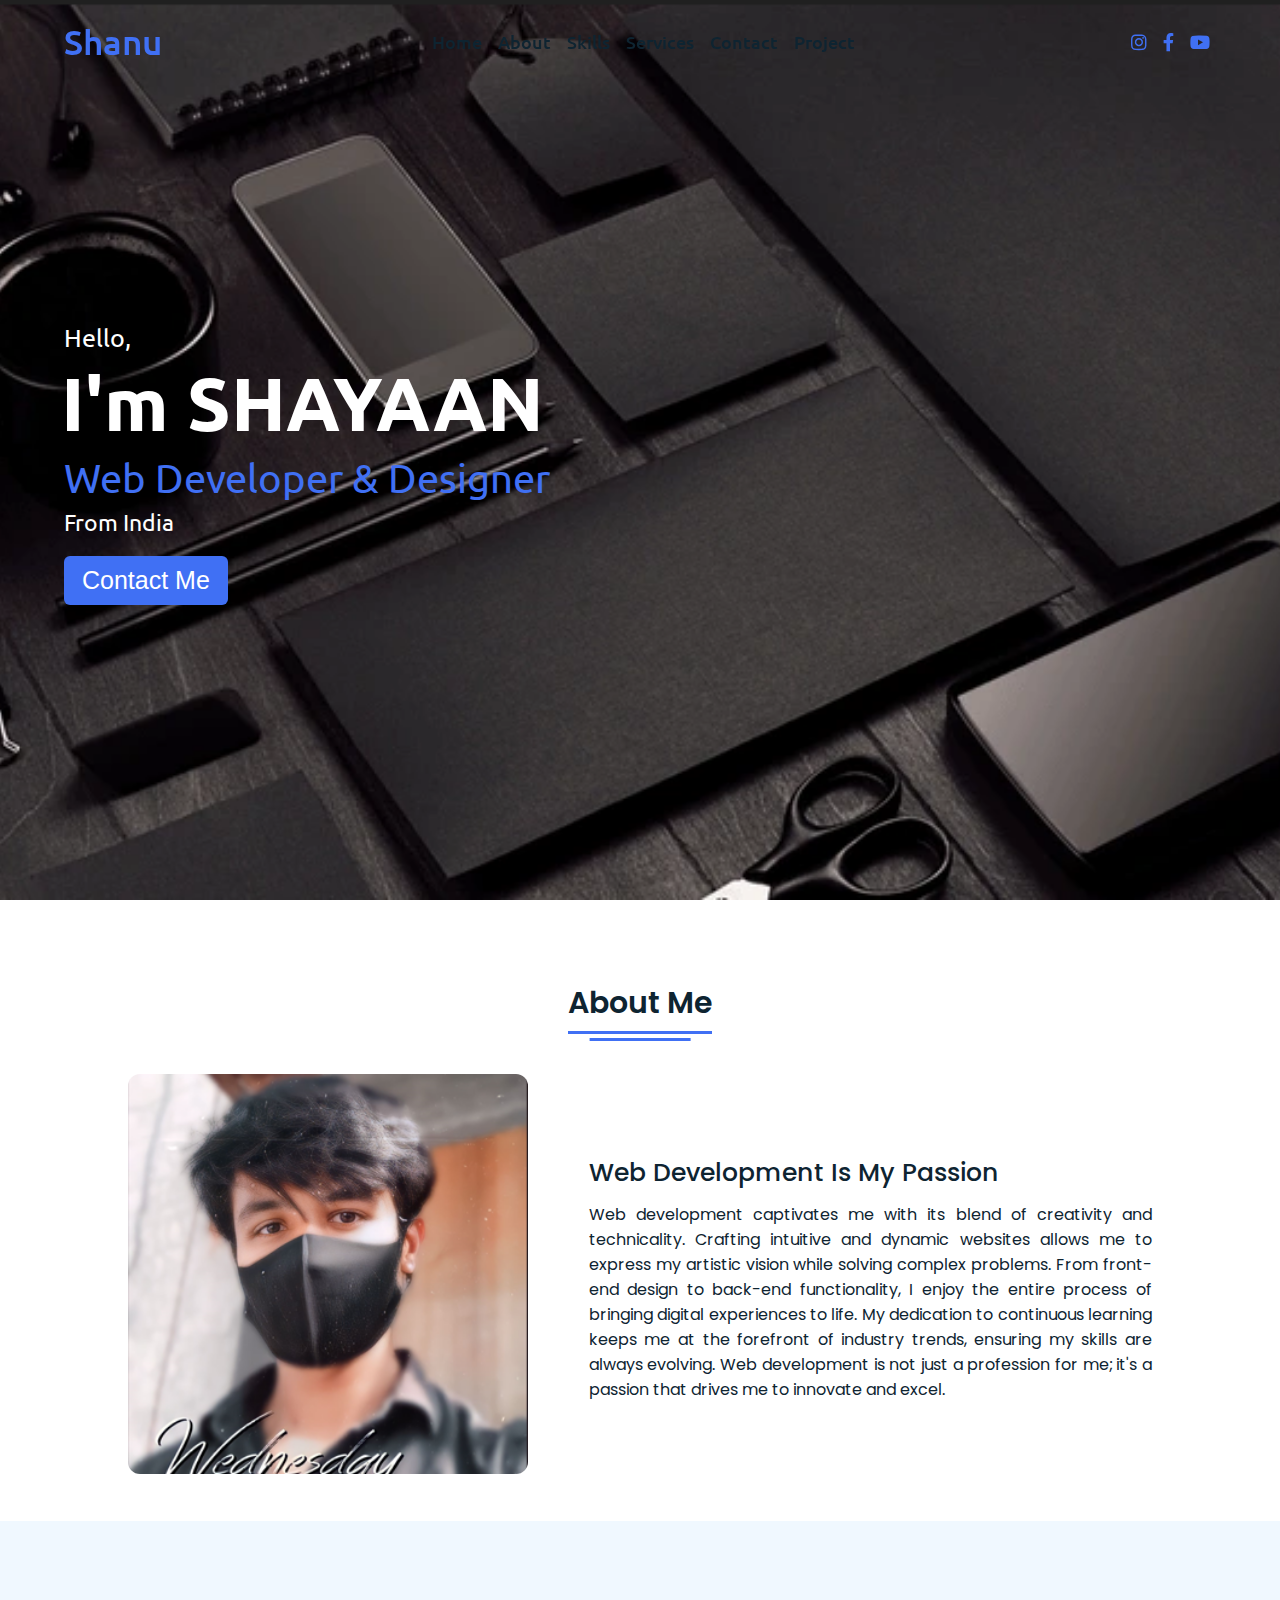
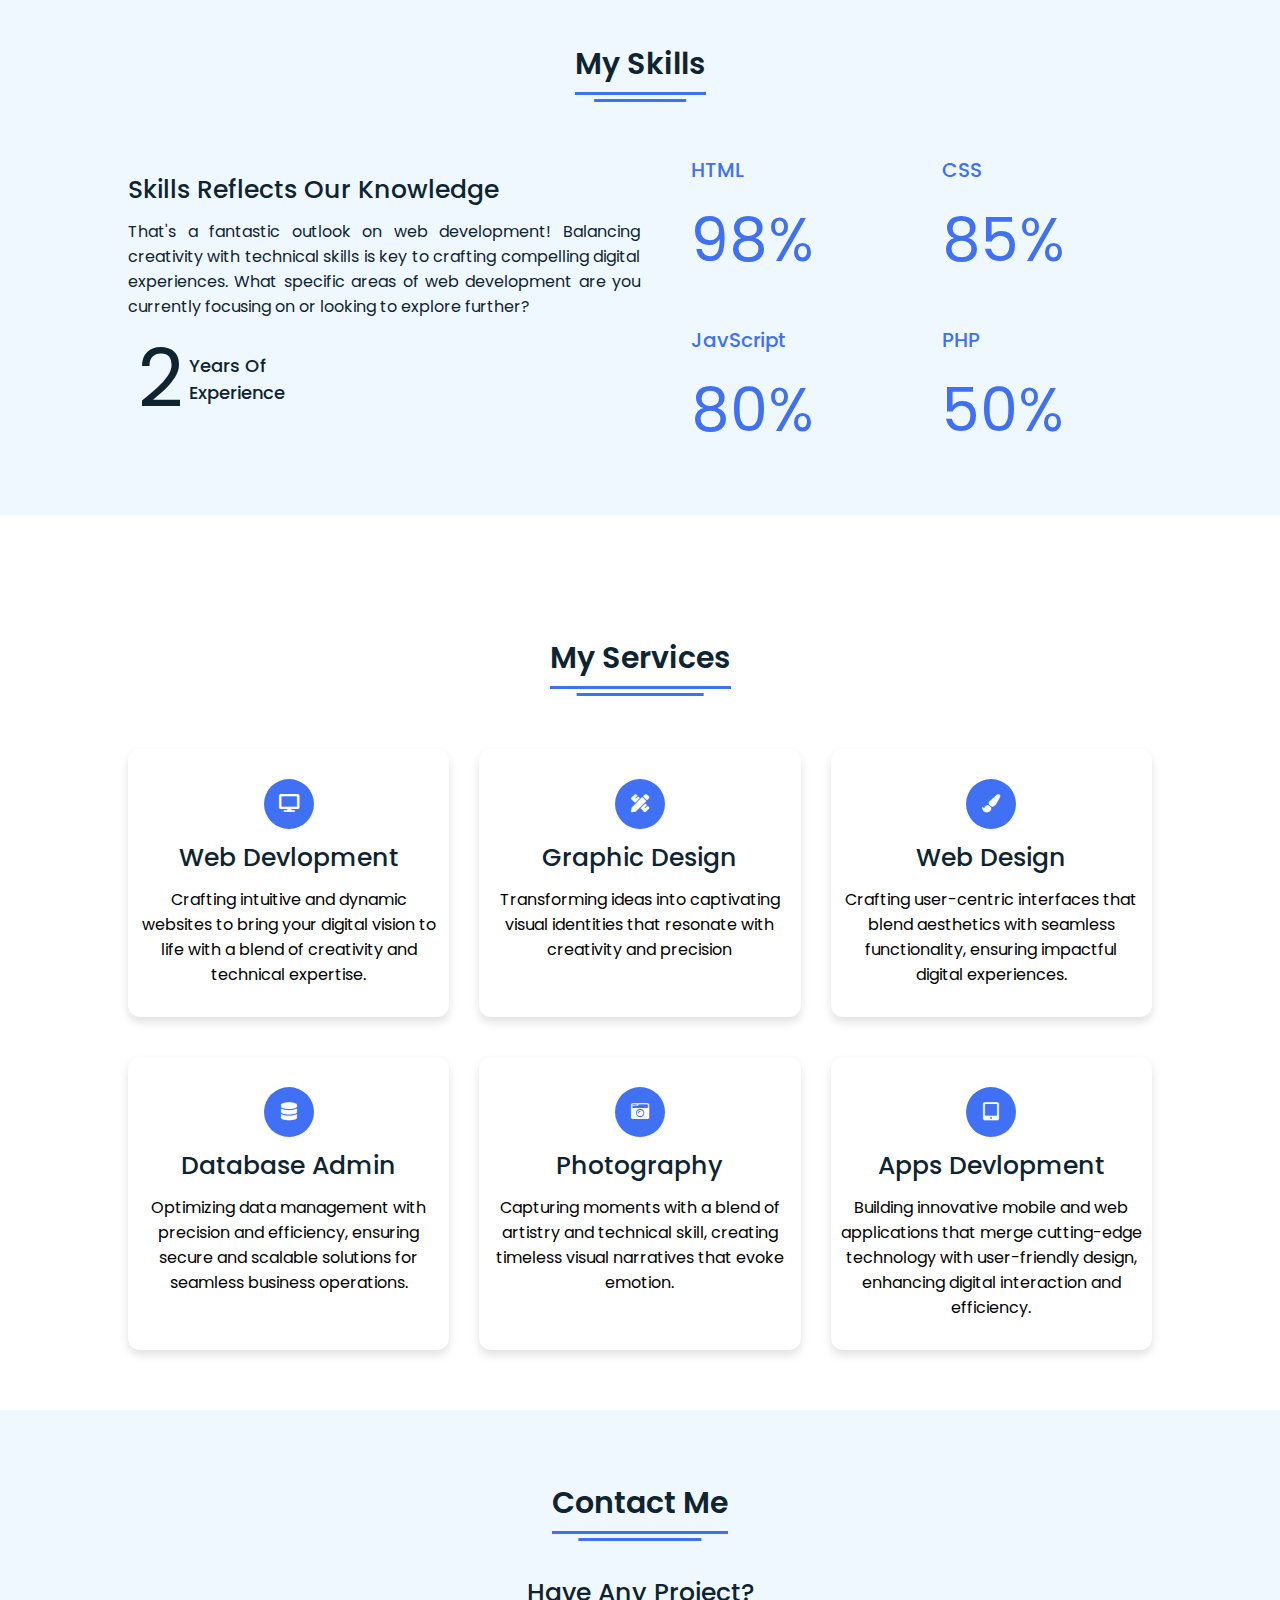
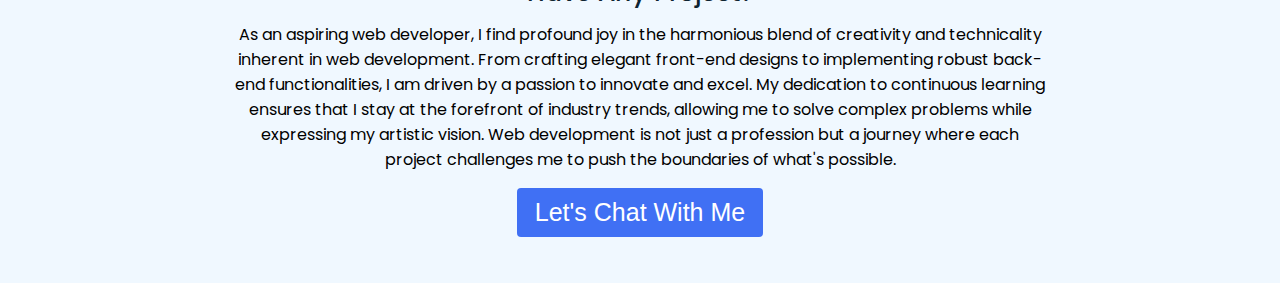
<file: index.html>
<!DOCTYPE html>
<html lang="en" dir="ltr">
  <head>
    <meta charset="UTF-8" />
    <title>Portfolio Website </title>
    <link rel="stylesheet" href="style.css" />
    <!-- Fontawesome CDN Link -->
    <link rel="stylesheet" href="https://cdnjs.cloudflare.com/ajax/libs/font-awesome/5.15.2/css/all.min.css" />
    <meta name="viewport" content="width=device-width, initial-scale=1.0" />
    <link rel="shortcut icon" href="icon.png" type="image/x-icon">
  </head>
  <body>
    <!-- Move to up button -->
    <div class="scroll-button">
      <a href="#home"><i class="fas fa-arrow-up"></i></a>
    </div>
    <!-- navgaition menu -->
    <nav>
      <div class="navbar">
        <div class="logo"><a href="#about">Shanu</a></div>
        <ul class="menu">
          <li><a href="#home">Home</a></li>
          <li><a href="#about">About</a></li>
          <li><a href="#skills">Skills</a></li>
          <li><a href="#services">Services</a></li>
          <li><a href="#contact">Contact</a></li>
          <li><a href="project.html">Project</a></li>
          <div class="cancel-btn">
            <i class="fas fa-times"></i>
          </div>
        </ul>
        <div class="media-icons">
          <a href="https://www.instagram.com/_shayaan__00"><i class="fab fa-instagram"></i></a>
          <a href="https://www.facebook.com/profile.php?id=100056953831795&mibextid=ZbWKwL"><i class="fab fa-facebook-f"></i></a>
          <a href="https://www.youtube.com/@codding_world5.3.6"><i class="fab fa-youtube"></i></a>
        </div>
      </div>
      <div class="menu-btn">
        <i class="fas fa-bars"></i>
      </div>
    </nav>

    <!-- Home Section Start -->
    <section class="home" id="home">
      <div class="home-content">
        <div class="text">
          <div class="text-one" style="color: white;">Hello,</div>
          <div class="text-two" style="color: white;">I'm SHAYAAN</div>
          <div class="text-three">Web Developer & Designer</div>
          <div class="text-four" style="color: white;">From India</div>
        </div>
        <div class="button">
          <a href="contact.html">
            <button>Contact Me</button>
          </a>
        </div>
      </div>
    </section>

    <!-- About Section Start -->
    <section class="about" id="about">
      <div class="content">
        <div class="title"><span>About Me</span></div>
        <div class="about-details">
          <div class="left">
            <img src="shanu.png" alt="" />
          </div>
          <div class="right">
            <div class="topic">Web Development Is My Passion</div>
            <p>
              Web development captivates me with its blend of creativity and technicality. Crafting intuitive and dynamic websites allows me to express my artistic vision while solving complex problems. From front-end design to back-end functionality, I enjoy the entire process of bringing digital experiences to life. My dedication to continuous learning keeps me at the forefront of industry trends, ensuring my skills are always evolving. Web development is not just a profession for me; it's a passion that drives me to innovate and excel.
            </p>
            </div>
          </div>
        </div>
      </div>
    </section>

    <!-- My Skill Section Start -->
    <!-- Section Tag and Other Div will same where we need to put same CSS -->
    <section class="skills" id="skills">
      <div class="content">
        <div class="title"><span>My Skills</span></div>
        <div class="skills-details">
          <div class="text">
            <div class="topic">Skills Reflects Our Knowledge</div>
            <p>That's a fantastic outlook on web development! Balancing creativity with technical skills is key to crafting compelling digital experiences. What specific areas of web development are you currently focusing on or looking to explore further?</p>
            <div class="experience">
              <div class="num">2</div>
              <div class="exp">
                Years Of <br />
                Experience
              </div>
            </div>
          </div>
          <div class="boxes">
            <div class="box">
              <div class="topic">HTML</div>
              <div class="per">98%</div>
            </div>
            <div class="box">
              <div class="topic">CSS</div>
              <div class="per">85%</div>
            </div>
            <div class="box">
              <div class="topic">JavScript</div>
              <div class="per">80%</div>
            </div>
            <div class="box">
              <div class="topic">PHP</div>
              <div class="per">50%</div>
            </div>
          </div>
        </div>
      </div>
    </section>

    <!-- My Services Section Start -->
    <section class="services" id="services">
      <div class="content">
        <div class="title"><span>My Services</span></div>
        <div class="boxes">
          <div class="box">
            <div class="icon">
              <i class="fas fa-desktop"></i>
            </div>
            <div class="topic">Web Devlopment</div>
            <p>Crafting intuitive and dynamic websites to bring your digital vision to life with a blend of creativity and technical expertise.</p>
          </div>
          <div class="box">
            <div class="icon">
              <i class="fas fa-pencil-ruler"></i>
            </div>
            <div class="topic">Graphic Design</div>
            <p>Transforming ideas into captivating visual identities that resonate with creativity and precision</p>
          </div>
          <div class="box">
            <div class="icon">
              <i class="fas fa-paint-brush"></i>
            </div>
            <div class="topic">Web Design</div>
            <p>Crafting user-centric interfaces that blend aesthetics with seamless functionality, ensuring impactful digital experiences.</p>
          </div>
          <div class="box">
            <div class="icon">
              <i class="fas fa-database"></i>
            </div>
            <div class="topic">Database Admin</div>
            <p>Optimizing data management with precision and efficiency, ensuring secure and scalable solutions for seamless business operations.</p>
          </div> 
          <div class="box">
            <div class="icon">
              <i class="fas fa-camera-retro"></i>
            </div>
            <div class="topic">Photography</div>
            <p>Capturing moments with a blend of artistry and technical skill, creating timeless visual narratives that evoke emotion.</p>
          </div>
          <div class="box">
            <div class="icon">
              <i class="fas fa-tablet-alt"></i>
            </div>
            <div class="topic">Apps Devlopment</div>
            <p>Building innovative mobile and web applications that merge cutting-edge technology with user-friendly design, enhancing digital interaction and efficiency.</p>
          </div>
        </div>
      </div>
    </section>

    <!-- Contact Me section Start -->
    <section class="contact" id="contact">
      <div class="content">
        <div class="title"><span>Contact Me</span></div>
        <div class="text">
          <div class="topic">Have Any Project?</div>
          <p>As an aspiring web developer, I find profound joy in the harmonious blend of creativity and technicality inherent in web development. From crafting elegant front-end designs to implementing robust back-end functionalities, I am driven by a passion to innovate and excel. My dedication to continuous learning ensures that I stay at the forefront of industry trends, allowing me to solve complex problems while expressing my artistic vision. Web development is not just a profession but a journey where each project challenges me to push the boundaries of what's possible.</p>
          <div class="button">
            <a href="https://wa.me/+918767376810">
              <button>Let's Chat With Me</button>
            </a>
            
          </div>
        </div>
      </div>
    </section>

   

    <script src="script.js"></script>
  </body>
</html>
</file>
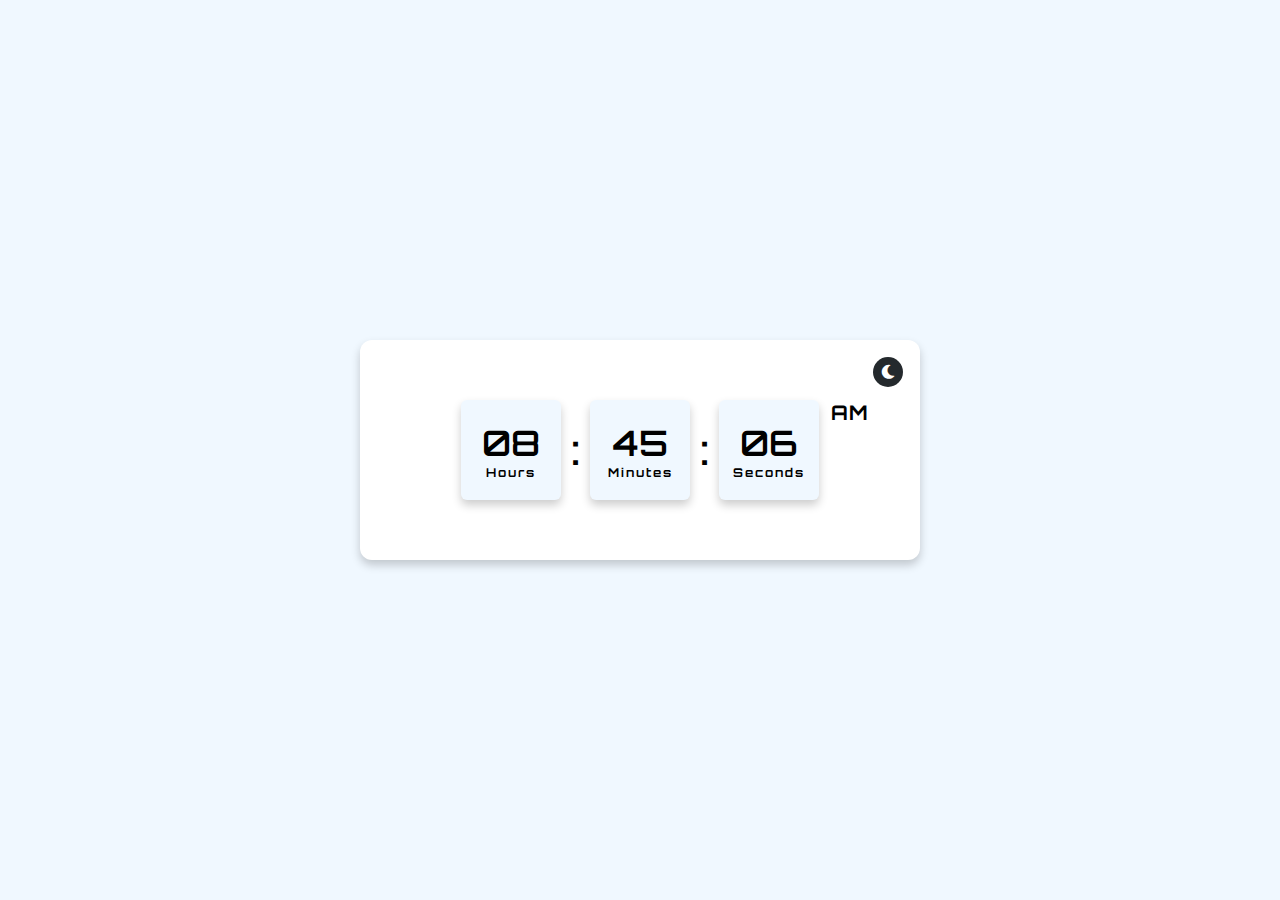
<file: clock.index.html>
<!DOCTYPE html>
<!-- Coding By Web Coding -->
<html lang="en" dir="ltr">
  <head>
    <meta charset="UTF-8">
   <title>Digital Clock</title> 
    <link rel="stylesheet" href="clock.style.css">
    <!-- Fontawesome CDN Link -->
    <link rel="stylesheet" href="https://cdnjs.cloudflare.com/ajax/libs/font-awesome/5.15.4/css/all.min.css" />
    <link rel="shortcut icon" href="clock.png" type="image/x-icon">
   </head>
<body>
  <section>
    <div class="container">
      <div class="icons">
        <i class="fas fa-moon"></i>
        <i class="fas fa-sun"></i>
      </div>
      <div class="time">
        <div class="time-colon">
          <div class="time-text">
            <span class="num hour_num">08</span>
            <span class="text">Hours</span>
          </div>
          <span class="colon">:</span>
        </div>
        <div class="time-colon">
          <div class="time-text">
            <span class="num min_num">45</span>
            <span class="text">Minutes</span>
          </div>
          <span class="colon">:</span>
        </div>
        <div class="time-colon">
          <div class="time-text">
            <span class="num sec_num">06</span>
            <span class="text">Seconds</span>
          </div>
          <span class="am_pm">AM</span>
        </div>
      </div>
    </div>

  </section>

  <script>
  let section = document.querySelector("section"),
  icons = document.querySelector(".icons");

  icons.onclick = ()=>{
    section.classList.toggle("dark");
  }

  // creating a function and calling it in every seconds
  setInterval(()=>{

    let date = new Date(),
    hour = date.getHours(),
    min = date.getMinutes(),
    sec = date.getSeconds();

    let d;
    d = hour < 12 ? "AM" : "PM"; //if hour is smaller than 12, than its value will be AM else its value will be pm
    hour = hour > 12 ? hour - 12 : hour; //if hour value is greater than 12 than 12 will subtracted ( by doing this we will get value till 12 not 13,14 or 24 )
    hour = hour == 0 ? hour = 12 : hour; // if hour value is  0 than it value will be 12

    // adding 0 to the front of all the value if they will less than 10
    hour = hour < 10 ? "0" + hour : hour;
    min = min < 10 ? "0" + min : min;
    sec = sec < 10 ? "0" + sec : sec;

    document.querySelector(".hour_num").innerText = hour;
    document.querySelector(".min_num").innerText = min;
    document.querySelector(".sec_num").innerText = sec;
    document.querySelector(".am_pm").innerText = d;

  }, 1000); // 1000 milliseconds = 1s

  </script>
</body>
</html>
</file>
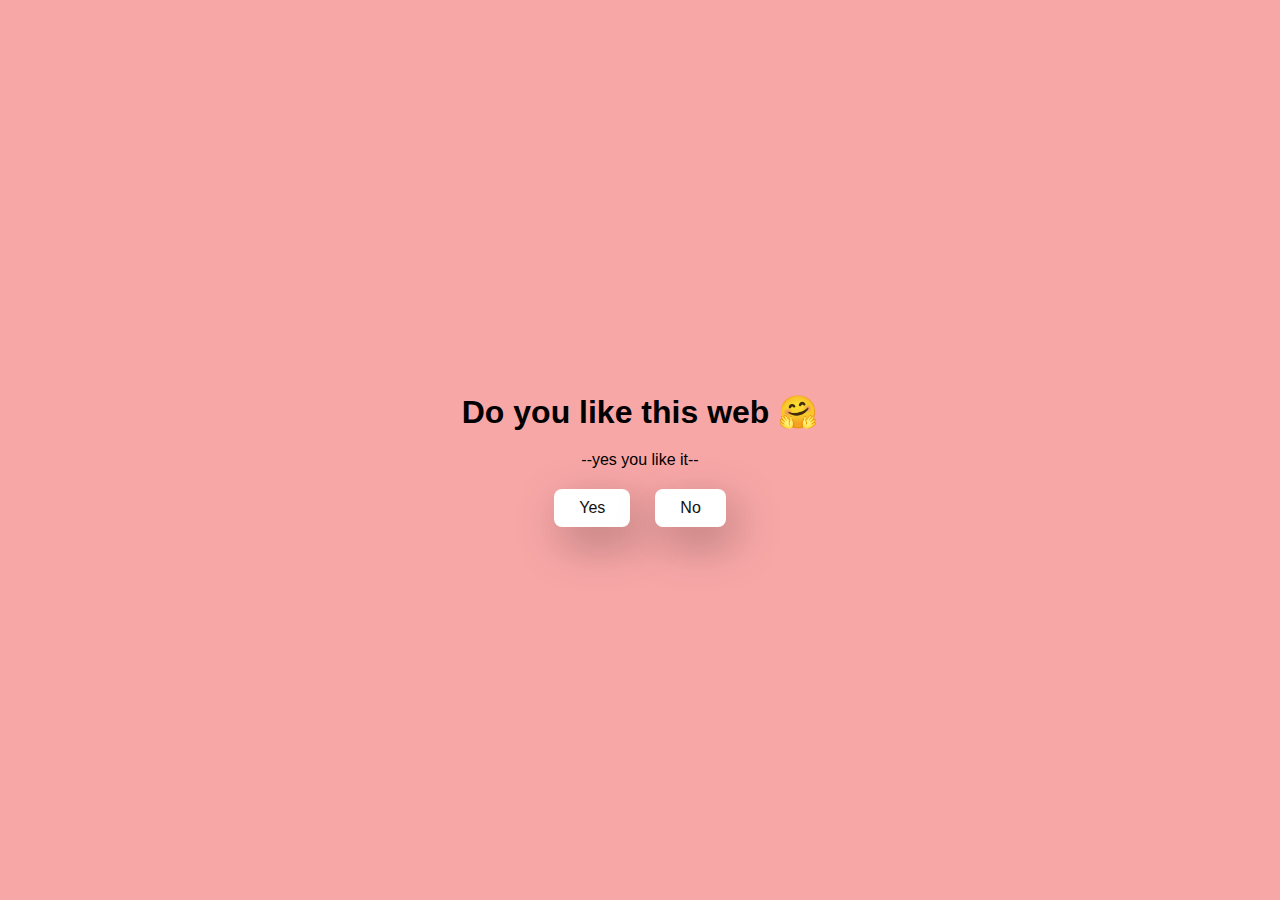
<file: Love.html>
<!DOCTYPE html>
<html lang="en">
  <head>
    <meta charset="UTF-8" />
    <meta name="viewport" content="width=device-width, initial-scale=1.0" />
    <title>Ask </title>

    <link rel="stylesheet" href="Love.css" />
  </head>
  <body>
    <div class="container">
      <div
        class="tenor-gif-embed"
        data-postid="22885016"
        data-share-method="host"
        data-aspect-ratio="1.04918"
        data-width="100%"
      >
        <a href="https://tenor.com/view/manja-gif-22885016"></a
        >
        <a href="https://tenor.com/search/manja-stickers"></a>
      </div>
      <script
        type="text/javascript"
        async
        src="https://tenor.com/embed.js"
      ></script>
      <h1>Do you like this web 🤗</h1>
      <p>--yes you like it--</p>
      <div class="btn">
        <a href="LoveLast.html">Yes</a>
        <a href="LoveNo1.html">No</a>
      </div>
    </div>
  </body>
</html>
</file>
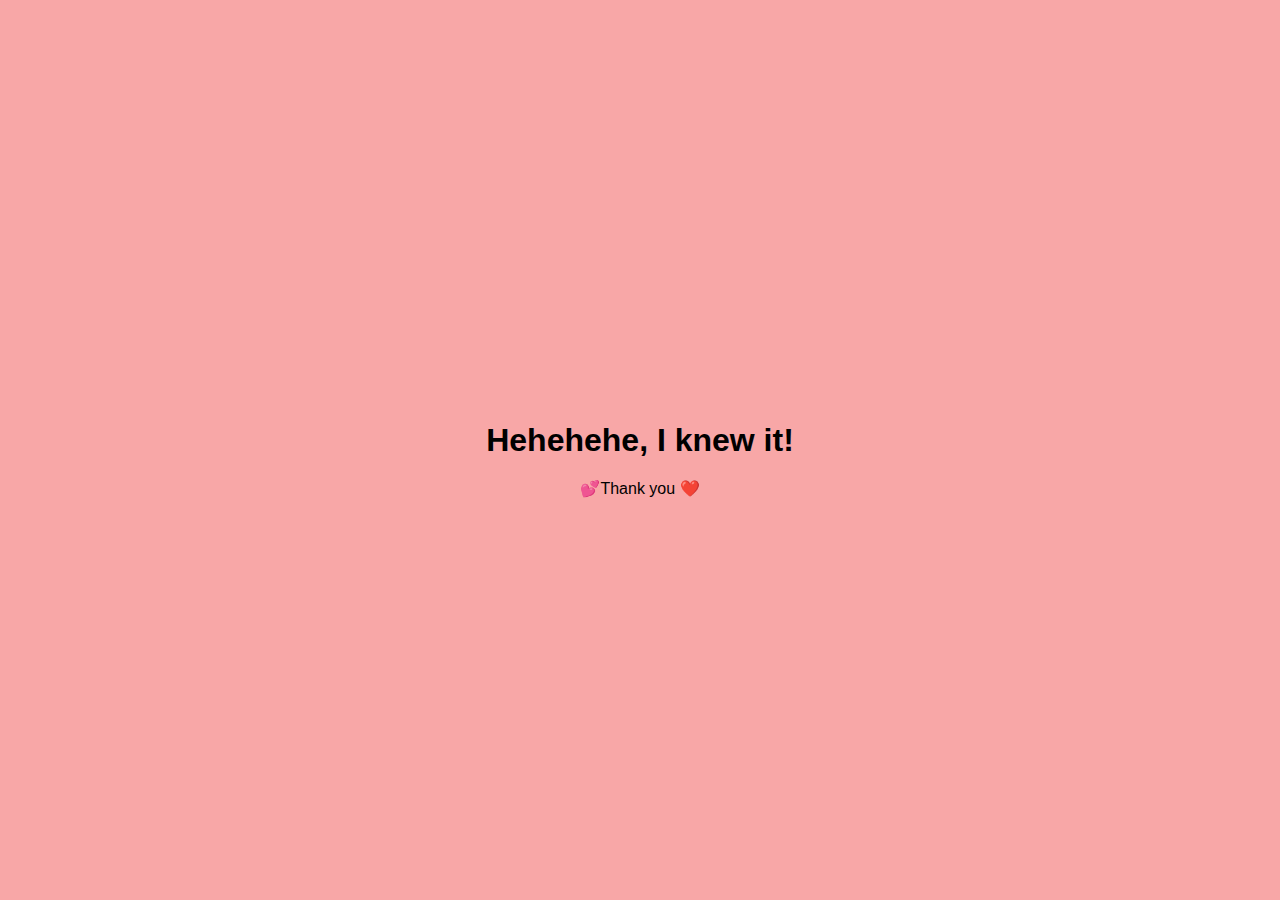
<file: LoveLast.html>
<!DOCTYPE html>
<html lang="en">
  <head>
    <meta charset="UTF-8" />
    <meta name="viewport" content="width=device-width, initial-scale=1.0" />
    <title>Ask</title>

    <link rel="stylesheet" href="Love.css" />
  </head>
  <body>
    <div class="container">
      <div
        class="tenor-gif-embed"
        data-postid="253027946666209433"
        data-share-method="host"
        data-aspect-ratio="1.37853"
        data-width="100%"
      >
        <a
          href="https://tenor.com/view/mochi-cat-mochi-and-goma-goma-and-peach-mochi-mochi-peach-cat-gif-gif-253027946666209433"
          ></a
        > <a href="https://tenor.com/search/mochi-gifs"></a>
      </div>
      <script
        type="text/javascript"
        async
        src="https://tenor.com/embed.js"
      ></script>
      <h1>Hehehehe, I knew it! </h1>
      <p>💕Thank you ❤️</p>   
  </body>
</html>
</file>
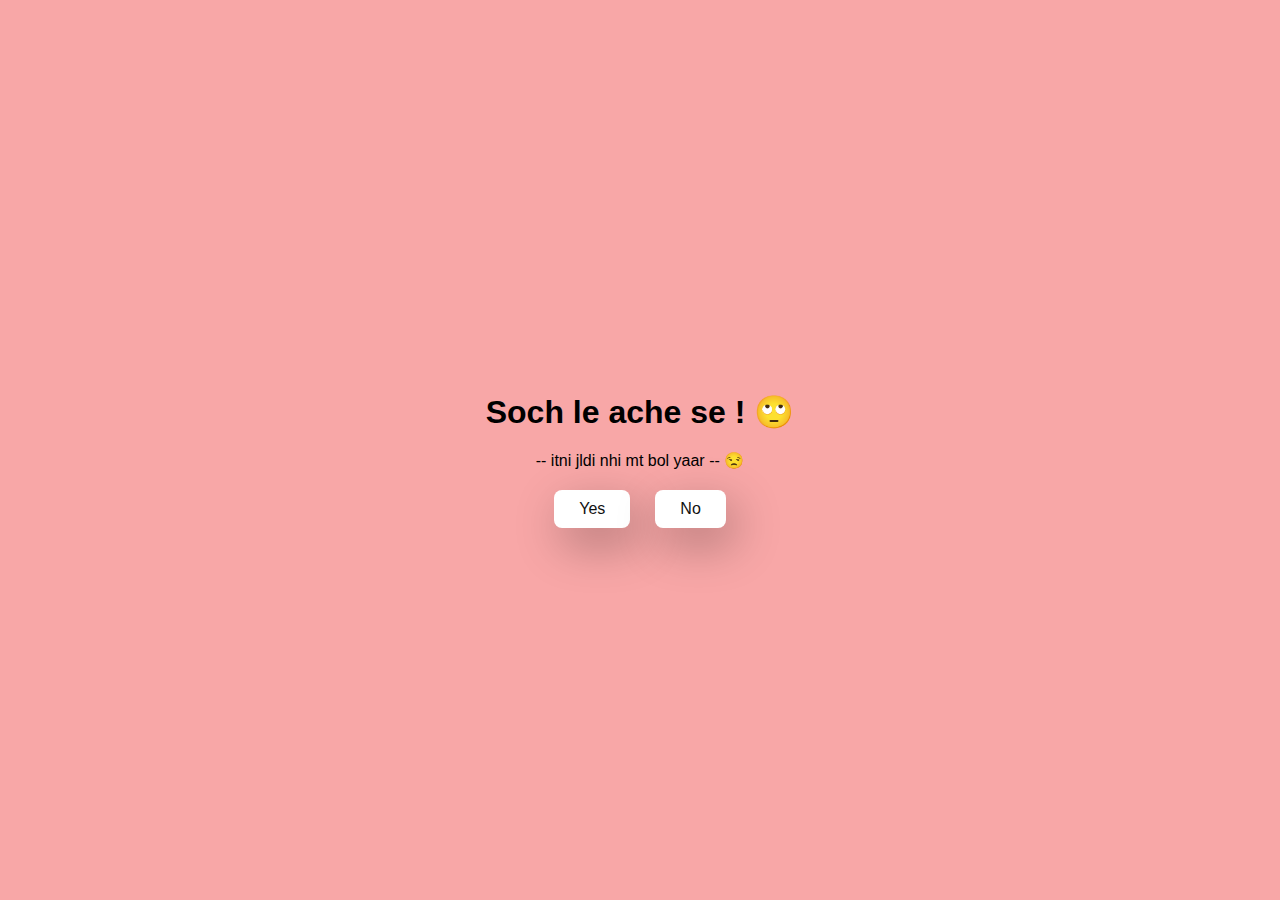
<file: LoveNo1.html>
<!DOCTYPE html>
<html lang="en">
  <head>
    <meta charset="UTF-8" />
    <meta name="viewport" content="width=device-width, initial-scale=1.0" />
    <title>Ask</title>

    <link rel="stylesheet" href="Love.css" />
  </head>
  <body>
    <div class="container">
      <div
        class="tenor-gif-embed"
        data-postid="22050818"
        data-share-method="host"
        data-aspect-ratio="1"
        data-width="100%"
      >
        <a href="https://tenor.com/view/mochi-gif-22050818"></a
        >
        <a href="https://tenor.com/search/mochi-stickers"></a>
      </div>
      <script
        type="text/javascript"
        async
        src="https://tenor.com/embed.js"
      ></script>
      <h1>Soch le ache se ! 🙄</h1>
      <p> -- itni jldi nhi mt bol yaar -- 😒</p>

      <div class="btn">
        <a href="LoveLast.html">Yes</a>
        <a href="LoveNo2.html">No</a>
      </div>
    </div>
  </body>
</html>
</file>
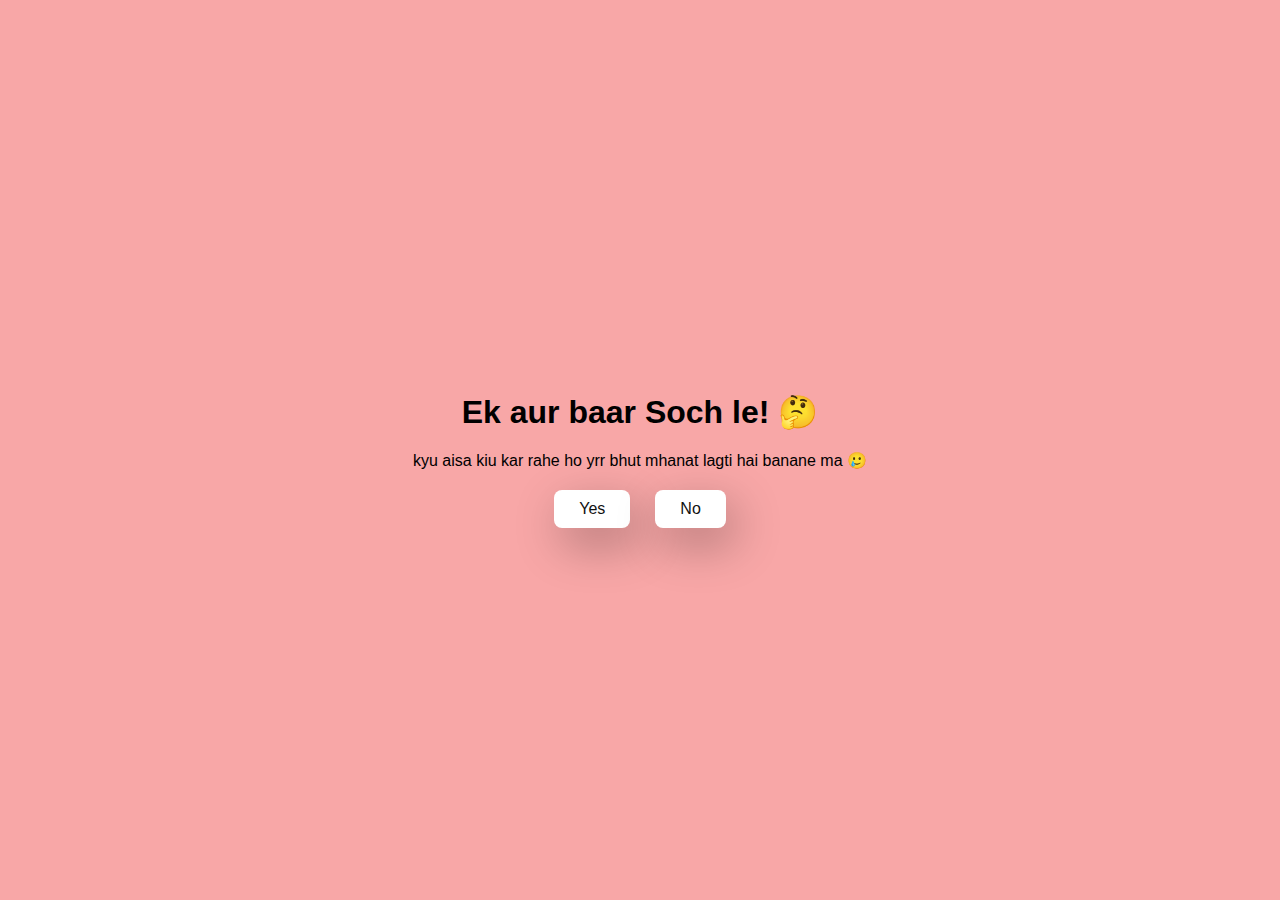
<file: LoveNo2.html>
<!DOCTYPE html>
<html lang="en">
  <head>
    <meta charset="UTF-8" />
    <meta name="viewport" content="width=device-width, initial-scale=1.0" />
    <title>Ask </title>

    <link rel="stylesheet" href="Love.css" />
  </head>
  <body>
    <div class="container">
      <div
        class="tenor-gif-embed"
        data-postid="15195810"
        data-share-method="host"
        data-aspect-ratio="1"
        data-width="100%"
      >
        <a
          href="https://tenor.com/view/couple-forgive-me-asking-for-forgiveness-begging-crying-gif-15195810"
          ></a
        >
        <a href="https://tenor.com/search/couple-stickers"></a>
      </div>
      <script
        type="text/javascript"
        async
        src="https://tenor.com/embed.js"
      ></script>

      <h1>Ek aur baar Soch le! 🤔</h1>
      <p>kyu aisa kiu kar rahe ho yrr bhut mhanat lagti hai banane ma  🥲</p>

      <div class="btn">
        <a href="LoveLast.html">Yes</a>
        <a href="LoveNo3.html">No</a>
      </div>
    </div>
  </body>
</html>
</file>
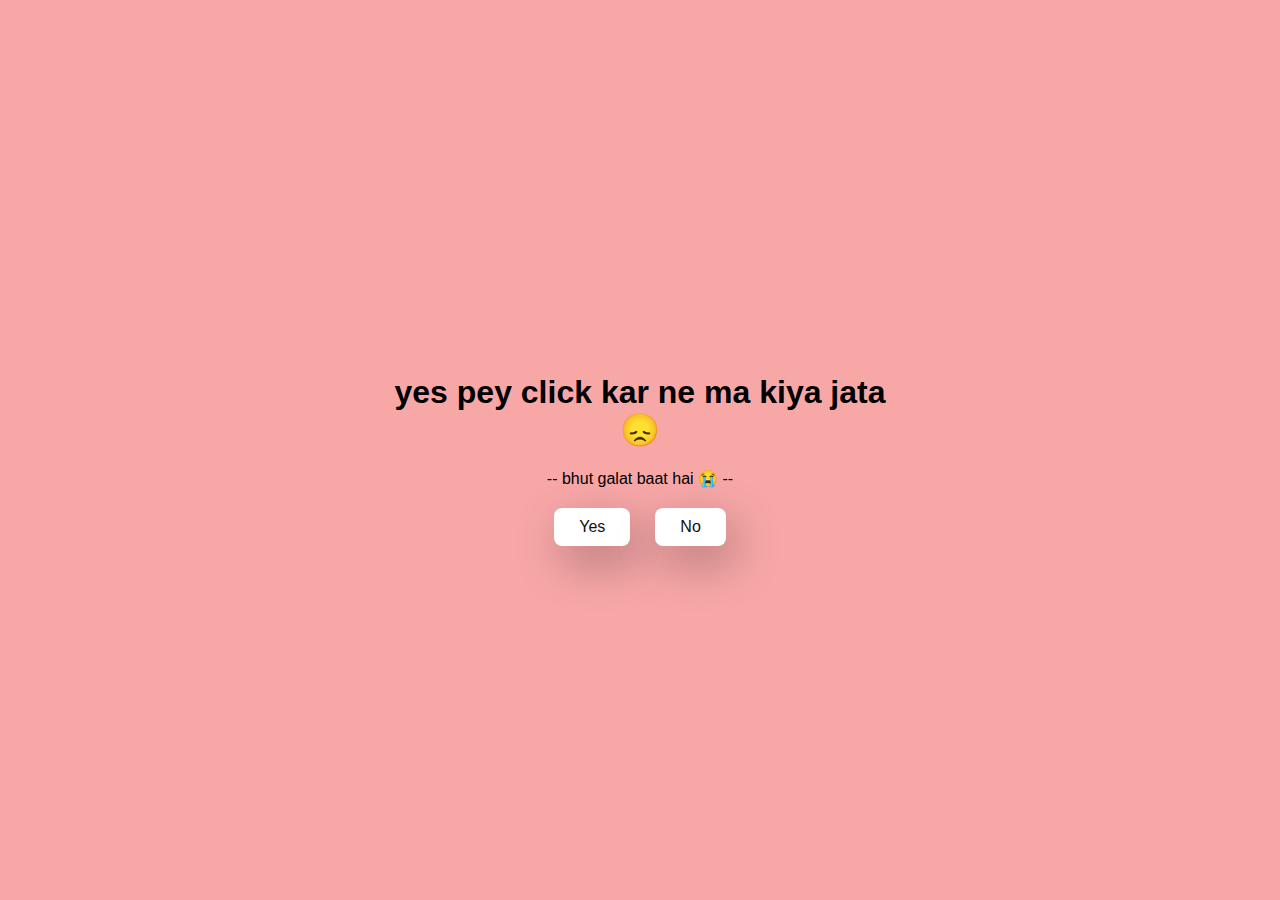
<file: LoveNo3.html>
<!DOCTYPE html>
<html lang="en">
  <head>
    <meta charset="UTF-8" />
    <meta name="viewport" content="width=device-width, initial-scale=1.0" />
    <title>Ask </title>

    <link rel="stylesheet" href="Love.css" />
  </head>
  <body>
    <div class="container">
      <div
        class="tenor-gif-embed"
        data-postid="15974530976611222074"
        data-share-method="host"
        data-aspect-ratio="1.26923"
        data-width="100%"
      >
        <a
          href="https://tenor.com/view/peach-goma-phone-gif-15974530976611222074"
          ></a
        >
        <a href="https://tenor.com/search/peach+goma-stickers"
          ></a
        >
      </div>
      <script
        type="text/javascript"
        async
        src="https://tenor.com/embed.js"
      ></script>

      <h1> yes pey click kar ne ma kiya jata  😞</h1>
      <p> -- bhut galat baat hai 😭 --</p>

      <div class="btn">
        <a href="LoveLast.html">Yes</a>
        <a href="#" id="move-random">No</a>
      </div>
    </div>

    <script src="Love.js"></script>
  </body>
</html>
</file>
<file: style.css>
/* Google Font CDN Link */
@import url('https://fonts.googleapis.com/css2?family=Poppins:wght@400;500;600;700&family=Ubuntu:wght@400;500;700&display=swap');
*{
  margin: 0;
  padding: 0;
  box-sizing: border-box;
  text-decoration: none;
  scroll-behavior: smooth;
}

/* Custom Scroll Bar CSS */
::-webkit-scrollbar {
    width: 10px;
}
::-webkit-scrollbar-track {
    background: #f1f1f1;
}
::-webkit-scrollbar-thumb {
    background: #6e93f7;
    border-radius: 12px;
    transition: all 0.3s ease;
}

::-webkit-scrollbar-thumb:hover {
    background: #4070f4;
}
/* navbar styling */
nav{
  position: fixed;
  width: 100%;
  padding: 20px 0;
  z-index: 998;
  transition: all 0.3s ease;
  font-family: 'Ubuntu', sans-serif;
}
nav.sticky{
  background: #4070f4;
  padding: 13px 0;
}
nav .navbar{
  width: 90%;
  display: flex;
  justify-content: space-between;
  align-items: center;
  margin: auto;
}
nav .navbar .logo a{
  font-weight: 500;
  font-size: 35px;
  color: #4070f4;
}
nav.sticky .navbar .logo a{
  color: #fff;
}
nav .navbar .menu{
  display: flex;
  position: relative;
}
nav .navbar .menu li{
  list-style: none;
  margin: 0 8px;
}
.navbar .menu a{
  font-size: 18px;
  font-weight: 500;
  color: #0E2431;
  padding: 6px 0;
  transition: all 0.4s ease;
}
.navbar .menu a:hover{
  color: #4070f4;
}
nav.sticky .menu a{
  color: #FFF;
}
nav.sticky .menu a:hover{
  color: #0E2431;
}
.navbar .media-icons a{
  color: #4070f4;
  font-size: 18px;
  margin: 0 6px;
}
nav.sticky .media-icons a{
  color: #FFF;
}

/* Side Navigation Menu Button CSS */
nav .menu-btn,
.navbar .menu .cancel-btn{
  position: absolute;
  color: #fff;
  right: 30px;
  top: 20px;
  font-size: 20px;
  cursor: pointer;
  transition: all 0.3s ease;
  display: none;
}
nav .menu-btn{
  color: #4070f4;
}
nav.sticky .menu-btn{
  color: #FFF;
}
.navbar .menu .menu-btn{
  color: #fff;
}

/* home section styling */
.home{
  height: 100vh;
  width: 100%;
  background: url("background.png") no-repeat;
  background-size: cover;
  background-position: center;
  background-attachment: fixed;
  font-family: 'Ubuntu', sans-serif;
}
.home .home-content{
  width: 90%;
  height: 100%;
  margin: auto;
  display: flex;
  flex-direction: column;
  justify-content: center;
}
.home .text-one{
  font-size: 25px;
  color: #0E2431;
}
.home .text-two{
  color: #0E2431;
  font-size: 75px;
  font-weight: 600;
  margin-left: -3px;
}
.home .text-three{
  font-size: 40px;
  margin: 5px 0;
  color: #4070f4;
}
.home .text-four{
  font-size: 23px;
  margin: 5px 0;
  color: #0E2431;
}
.home .button{
  margin: 14px 0;
}
.home .button button{
  outline: none;
  padding: 8px 16px;
  border-radius: 6px;
  font-size: 25px;
  font-weight: 400;
  background: #4070f4;
  color: #fff;
  cursor: pointer;
  border: 2px solid transparent;
  transition: all 0.4s ease;
}
.home .button button:hover{
  border-color: #4070f4;
  background-color: #fff;
  color: #4070f4;
}

/* About Section Styling */
/* Those Elements Where We Have Apply Same CSS,
 I'm Selecting Directly 'Section Tag' and 'Class'  */
section{
  padding-top: 40px;
}
section .content{
  width: 80%;
  margin: 40px auto;
  font-family: 'Poppins', sans-serif;
}
.about .about-details{
  display: flex;
  justify-content: space-between;
  align-items: center;
}
section .title{
  display: flex;
  justify-content: center;
  margin-bottom: 40px;
}
section .title span{
  color: #0E2431;
  font-size: 30px;
  font-weight: 600;
  position: relative;
  padding-bottom: 8px;
}
section .title span::before,
section .title span::after{
  content: '';
  position: absolute;
  height: 3px;
  width: 100%;
  background: #4070f4;
  left: 0;
  bottom: 0;
}
section .title span::after{
  bottom: -7px;
  width: 70%;
  left: 50%;
  transform: translateX(-50%);
}
.about .about-details .left{
  width: 45%;
}
.about .left img{
  height: 400px;
  width: 400px;
  object-fit: cover;
  border-radius: 12px;
}
.about-details .right{
  width: 55%;
}
section  .topic{
  color: #0E2431;
  font-size: 25px;
  font-weight: 500;
  margin-bottom: 10px;
}
.about-details .right p{
  text-align: justify;
  color: #0E2431;
}
section .button{
  margin: 16px 0;
}
section .button button{
  outline: none;
  padding: 8px 16px;
  border-radius: 4px;
  font-size: 25px;
  font-weight: 400;
  background: #4070f4;
  color: #fff;
  border: 2px solid transparent;
  cursor: pointer;
  transition: all 0.4s ease;
}
section .button button:hover{
  border-color: #4070f4;
  background-color: #fff;
  color: #4070f4;
}

 /* My Skills CSS */
 .skills{
   background: #F0F8FF;
 }
 .skills .content{
   padding: 40px 0;
 }
 .skills .skills-details{
   display: flex;
   justify-content: space-between;
   align-items: center;
 }
 .skills-details .text{
   width: 50%;
 }
 .skills-details p{
   color: #0E2431;
   text-align: justify;
 }
.skills .skills-details .experience{
  display: flex;
  align-items: center;
  margin: 0 10px;
}
.skills-details .experience .num{
  color: #0E2431;
  font-size: 80px;
}
.skills-details .experience .exp{
  color: #0E2431;
  margin-left: 20px;
  font-size: 18px;
  font-weight: 500;
  margin: 0 6px;
}
.skills-details .boxes{
  width: 45%;
  display: flex;
  flex-wrap: wrap;
  justify-content: space-between;
}
.skills-details .box{
  width: calc(100% / 2 - 20px);
  margin: 20px 0;
}
.skills-details .boxes .topic{
  font-size: 20px;
  color: #4070f4;
}
.skills-details .boxes .per{
  font-size: 60px;
  color: #4070f4;
}

/* My Services CSS */
.services .boxes{
  display: flex;
  flex-wrap: wrap;
  justify-content: space-between;
}
.services .boxes .box{
  margin: 20px 0;
  width: calc(100% / 3 - 20px);
  text-align: center;
  border-radius: 12px;
  padding: 30px 10px;
  box-shadow: 0 5px 10px rgba(0, 0, 0, 0.12);
  cursor: default;
  transition: all 0.4s ease;
}
.services .boxes .box:hover{
  background: #4070f4;
  color: #fff;
}
.services .boxes .box .icon{
  height: 50px;
  width: 50px;
  background: #4070f4;
  border-radius: 50%;
  text-align: center;
  line-height: 50px;
  font-size: 18px;
  color: #fff;
  margin: 0 auto 10px auto;
  transition: all 0.4s ease;
}
.boxes .box:hover .icon{
  background-color: #fff;
  color: #4070f4;
}
.services .boxes .box:hover .topic,
.services .boxes .box:hover p{
  color: #0E2431;
  transition: all 0.4s ease;
}
.services .boxes .box:hover .topic,
.services .boxes .box:hover p{
  color: #fff;
}
/* Contact Me CSS */
.contact{
  background: #F0F8FF;
}
.contact .content{
  margin: 0 auto;
  padding: 30px 0;
}
.contact .text{
  width: 80%;
  text-align: center;
  margin: auto;
}

/* Footer CSS */
footer{
  background: #4070f4;
  padding: 15px 0;
  text-align: center;
  font-family: 'Poppins', sans-serif;
}
footer .text span{
  font-size: 17px;
  font-weight: 400;
  color: #fff;
}
footer .text span a{
  font-weight: 500;
  color: #FFF;
}
footer .text span a:hover{
  text-decoration: underline;
}
/* Scroll TO Top Button CSS */
.scroll-button a{
  position: fixed;
  bottom: 20px;
  right: 20px;
  color: #fff;
  background: #4070f4;
  padding: 7px 12px;;
  font-size: 18px;
  border-radius: 6px;
  box-shadow: rgba(0, 0, 0, 0.15);
  display: none;
}

/* Responsive Media Query */
@media (max-width: 1190px) {
  section .content{
    width: 85%;
  }
}
@media (max-width: 1000px) {
  .about .about-details{
    justify-content: center;
    flex-direction: column;
  }
  .about .about-details .left{
    display: flex;
    justify-content: center;
    width: 100%;
  }
  .about-details .right{
    width: 90%;
    margin: 40px 0;
  }
  .services .boxes .box{
    margin: 20px 0;
    width: calc(100% / 2 - 20px);
  }
}
@media (max-width: 900px) {
  .about .left img{
    height: 350px;
    width: 350px;
  }
}

@media (max-width: 750px) {
  nav .navbar{
    width: 90%;
  }
  nav .navbar .menu{
    position: fixed;
    left: -100%;
    top: 0;
    background: #0E2431;
    height: 100vh;
    max-width: 400px;
    width: 100%;
    padding-top: 60px;
    flex-direction: column;
    align-items: center;
    transition: all 0.5s ease;
  }
  .navbar.active .menu{
    left: 0;
  }
  nav .navbar .menu a{
    font-size: 23px;
    display: block;
    color: #fff;
    margin: 10px 0;
  }
  nav.sticky .menu a:hover{
    color: #4070f4;
  }
  nav .navbar .media-icons{
    display: none;
  }
  nav .menu-btn,
  .navbar .menu .cancel-btn{
    display: block;
  }
  .home .text-two{
    font-size: 65px;
  }
  .home .text-three{
    font-size: 35px;
  }
  .skills .skills-details{
    align-items: center;
    justify-content: center;
    flex-direction: column;
  }
  .skills-details .text{
    width: 100%;
    margin-bottom: 50px;
  }
  .skills-details .boxes{
    justify-content: center;
    align-items: center;
    width: 100%;
  }
  .services .boxes .box{
    margin: 20px 0;
    width: 100%;
  }
  .contact .text{
    width: 100%;
}
}

@media (max-width: 500px){
  .home .text-two{
    font-size: 55px;
  }
  .home .text-three{
    font-size: 33px;
  }
  .skills-details .boxes .per{
    font-size: 50px;
    color: #4070f4;
  }
}
</file>
<file: clock.style.css>
/* Google fonts import link */
@import url('https://fonts.googleapis.com/css2?family=Orbitron:wght@400;500;600;700&display=swap');
*{
  margin: 0;
  padding: 0;
  box-sizing: border-box;
  font-family: 'Orbitron', sans-serif;
  transition: all 0.4s ease;
}
section{
  min-height: 100vh;
  width: 100%;
  display: flex;
  align-items: center;
  justify-content: center;
  background: #F0F8FF;
  padding: 0 20px;
}
section.dark{
  background: #24292D;
}
section .container{
  display: flex;
  align-items center;
  justify-content: center;
  height: 220px;
  max-width: 560px;
  width: 100%;
  background: #fff;
  box-shadow: 0 5px 10px rgba(0, 0, 0, 0.2);
  border-radius: 12px;
  position: relative;
}
section.dark .container{
  background: #323840;
}
section .container .icons i{
  position: absolute;
  right: 17px;
  top: 17px;
  height: 30px;
  width: 30px;
  background: #24292D;
  color: #fff;
  text-align: center;
  line-height: 30px;
  border-radius: 50%;
  font-size: 14px;
  cursor: pointer;
}
section.dark .container .icons i{
  background: #fff;
  color: #323840;
}
.container .icons i.fa-sun{
  opacity: 0;
  pointer-events: none;
}
section.dark .container .icons i.fa-sun{
  opacity: 1;
  pointer-events: auto;
  font-size: 16px;
}
section .container .time{
  display: flex;
  align-items: center;
}
.container .time .time-colon{
  display: flex;
  align-items: center;
  position: relative;
}
.time .time-colon .am_pm{
  position: absolute;
  top: 0;
  right: -50px;
  font-size: 20px;
  font-weight: 700;
  letter-spacing: 1px;
}
section.dark .time .time-colon .am_pm{
  color: #fff;
}
.time .time-colon .time-text{
  height: 100px;
  width: 100px;
  display: flex;
  align-items: center;
  flex-direction: column;
  justify-content: center;
  background: #F0F8FF;
  border-radius: 6px;
  box-shadow: 0 5px 10px rgba(0, 0, 0, 0.2);
}
section.dark .time .time-colon .time-text{
  background: #24292D;
}
.time .time-colon .time-text,
.time .time-colon .colon{
  font-size: 35px;
  font-weight: 600;
}
section.dark .time .time-text .num,
section.dark .time .colon{
  color: #fff;
}
.time .time-colon .colon{
  font-size: 40px;
  margin: 0 10px;
}
.time .time-colon .time-text .text{
  font-size: 12px;
  font-weight: 700;
  letter-spacing: 2px;
}
section.dark  .time .time-colon .text{
  color: #fff;
}
</file>
<file: Love.css>
* {
    margin: 0;
    padding: 0;
    box-sizing: border-box;
    font-family: sans-serif;
  }
  
  body {
    width: 100%;
    min-height: 100vh;
    display: flex;
    justify-content: center;
    align-items: center;
    background-color: #f8a7a7;
  }
  
  .container {
    display: flex;
    flex-direction: column;
    text-align: center;
    align-items: center;
    gap: 20px;
    max-width: 500px;
    margin: 20px;
  }
  
  .container .tenor-gif-embed {
    max-width: 200px;
  }
  
  .container .btn {
    display: flex;
    gap: 25px;
  }
  
  .btn a {
    text-decoration: none;
    color: #111;
    background: #fff;
    padding: 10px 25px;
    border-radius: 8px;
    box-shadow: 0.5rem 1rem 3rem hsl(0, 0%, 0%, 0.3);
  }
</file>
